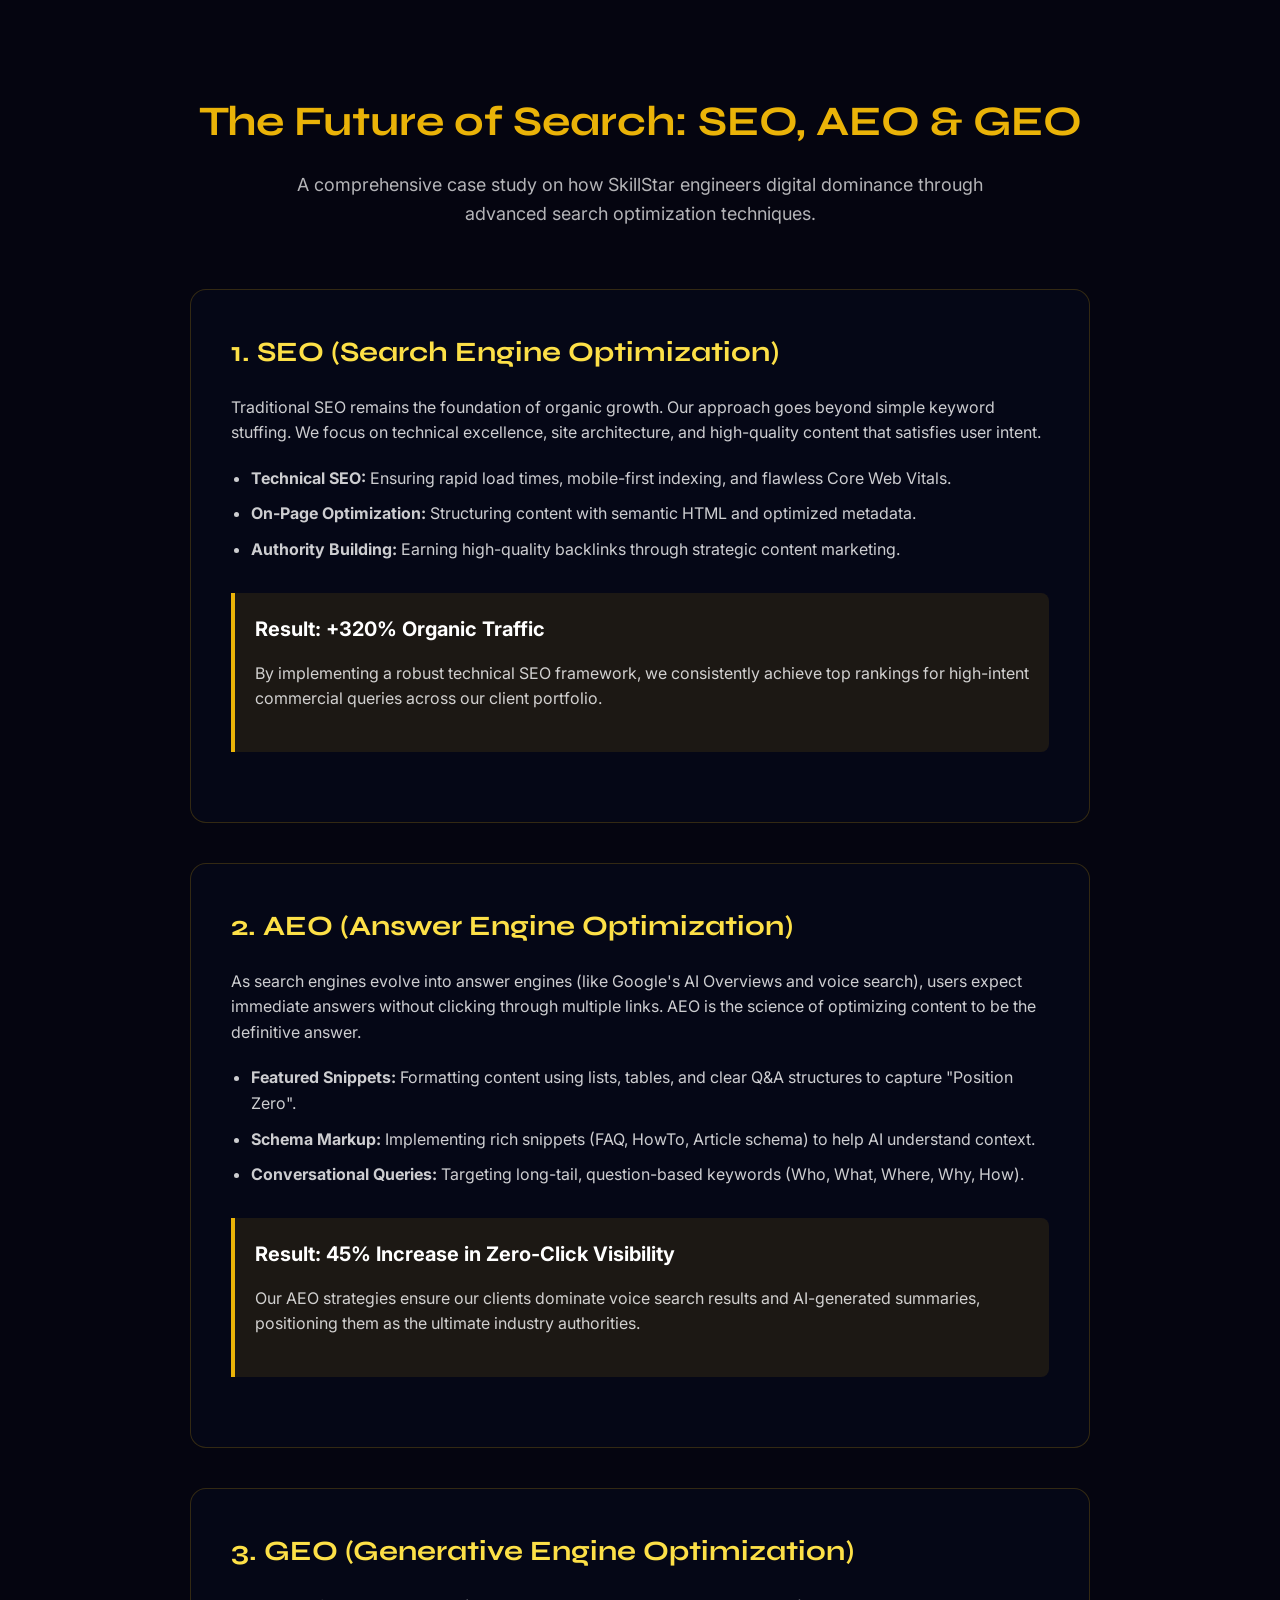
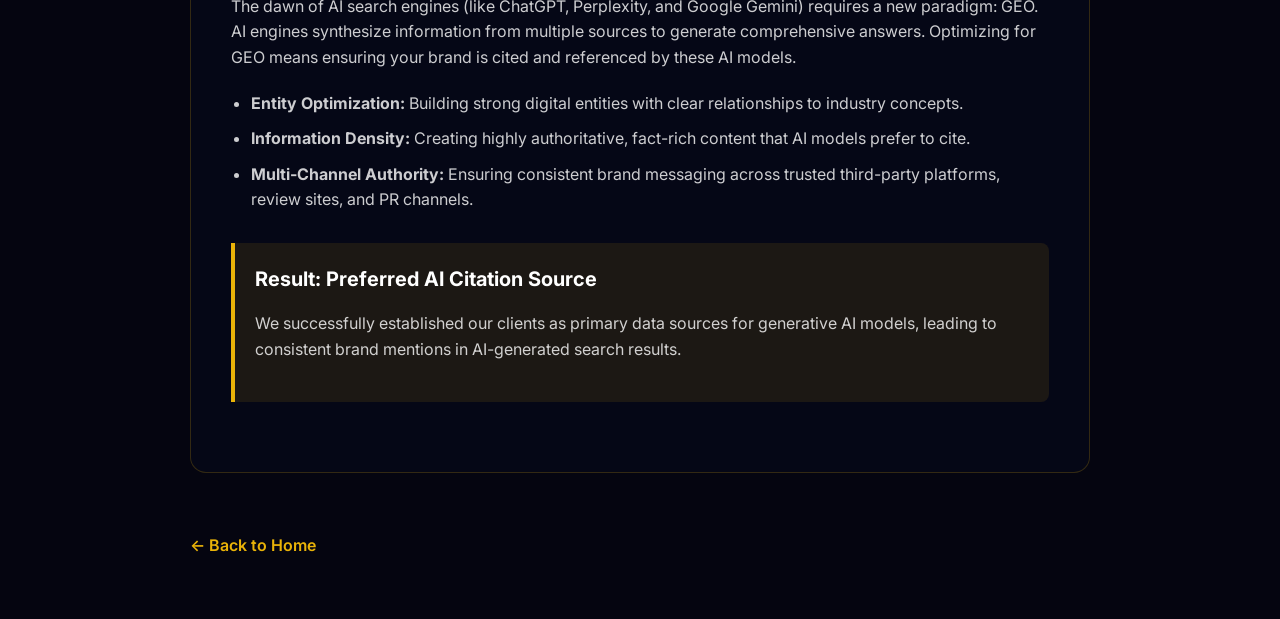
<file: seo-case-study.html>
<!DOCTYPE html>
<html lang="en">
<head>
  <meta charset="UTF-8">
  <meta name="viewport" content="width=device-width, initial-scale=1.0">
  <title>SEO, AEO & GEO Deep Case Study | SkillStar</title>
  <link href="https://fonts.googleapis.com/css2?family=Inter:wght@400;500;600;700;800&family=Syne:wght@600;700;800&display=swap" rel="stylesheet">
  <style>
    body {
      margin: 0; padding: 0; background: #050510; color: #fff; font-family: 'Inter', sans-serif; line-height: 1.6;
    }
    .container {
      max-width: 900px; margin: 0 auto; padding: 60px 20px;
    }
    .header {
      text-align: center; margin-bottom: 60px;
    }
    .header h1 {
      font-family: 'Syne', sans-serif; color: #eab308; font-size: 42px; margin-bottom: 16px;
    }
    .header p {
      font-size: 18px; color: rgba(255,255,255,0.7); max-width: 700px; margin: 0 auto;
    }
    .section {
      background: rgba(30,58,138,0.05);
      border: 1px solid rgba(234,179,8,0.2);
      border-radius: 16px;
      padding: 40px;
      margin-bottom: 40px;
    }
    .section h2 {
      font-family: 'Syne', sans-serif; color: #fde047; font-size: 28px; margin-top: 0; margin-bottom: 20px;
    }
    .section p {
      color: rgba(255,255,255,0.8); font-size: 16px; margin-bottom: 20px;
    }
    .highlight-box {
      background: rgba(234,179,8,0.1);
      border-left: 4px solid #eab308;
      padding: 20px;
      margin: 30px 0;
      border-radius: 0 8px 8px 0;
    }
    .highlight-box h3 {
      color: #fff; margin-top: 0; margin-bottom: 10px; font-size: 20px;
    }
    ul {
      padding-left: 20px; color: rgba(255,255,255,0.8);
    }
    li {
      margin-bottom: 10px;
    }
    .back-btn {
      display: inline-block;
      margin-top: 20px;
      color: #eab308;
      text-decoration: none;
      font-weight: 600;
      transition: color 0.3s;
    }
    .back-btn:hover {
      color: #fef08a;
    }
  </style>
</head>
<body>
  <div class="container">
    <div class="header">
      <h1>The Future of Search: SEO, AEO & GEO</h1>
      <p>A comprehensive case study on how SkillStar engineers digital dominance through advanced search optimization techniques.</p>
    </div>

    <div class="section">
      <h2>1. SEO (Search Engine Optimization)</h2>
      <p>Traditional SEO remains the foundation of organic growth. Our approach goes beyond simple keyword stuffing. We focus on technical excellence, site architecture, and high-quality content that satisfies user intent.</p>
      <ul>
        <li><strong>Technical SEO:</strong> Ensuring rapid load times, mobile-first indexing, and flawless Core Web Vitals.</li>
        <li><strong>On-Page Optimization:</strong> Structuring content with semantic HTML and optimized metadata.</li>
        <li><strong>Authority Building:</strong> Earning high-quality backlinks through strategic content marketing.</li>
      </ul>
      <div class="highlight-box">
        <h3>Result: +320% Organic Traffic</h3>
        <p>By implementing a robust technical SEO framework, we consistently achieve top rankings for high-intent commercial queries across our client portfolio.</p>
      </div>
    </div>

    <div class="section">
      <h2>2. AEO (Answer Engine Optimization)</h2>
      <p>As search engines evolve into answer engines (like Google's AI Overviews and voice search), users expect immediate answers without clicking through multiple links. AEO is the science of optimizing content to be the definitive answer.</p>
      <ul>
        <li><strong>Featured Snippets:</strong> Formatting content using lists, tables, and clear Q&A structures to capture "Position Zero".</li>
        <li><strong>Schema Markup:</strong> Implementing rich snippets (FAQ, HowTo, Article schema) to help AI understand context.</li>
        <li><strong>Conversational Queries:</strong> Targeting long-tail, question-based keywords (Who, What, Where, Why, How).</li>
      </ul>
      <div class="highlight-box">
        <h3>Result: 45% Increase in Zero-Click Visibility</h3>
        <p>Our AEO strategies ensure our clients dominate voice search results and AI-generated summaries, positioning them as the ultimate industry authorities.</p>
      </div>
    </div>

    <div class="section">
      <h2>3. GEO (Generative Engine Optimization)</h2>
      <p>The dawn of AI search engines (like ChatGPT, Perplexity, and Google Gemini) requires a new paradigm: GEO. AI engines synthesize information from multiple sources to generate comprehensive answers. Optimizing for GEO means ensuring your brand is cited and referenced by these AI models.</p>
      <ul>
        <li><strong>Entity Optimization:</strong> Building strong digital entities with clear relationships to industry concepts.</li>
        <li><strong>Information Density:</strong> Creating highly authoritative, fact-rich content that AI models prefer to cite.</li>
        <li><strong>Multi-Channel Authority:</strong> Ensuring consistent brand messaging across trusted third-party platforms, review sites, and PR channels.</li>
      </ul>
      <div class="highlight-box">
        <h3>Result: Preferred AI Citation Source</h3>
        <p>We successfully established our clients as primary data sources for generative AI models, leading to consistent brand mentions in AI-generated search results.</p>
      </div>
    </div>

    <a href="index.html" class="back-btn">&larr; Back to Home</a>
  </div>
</body>
</html>
</file>
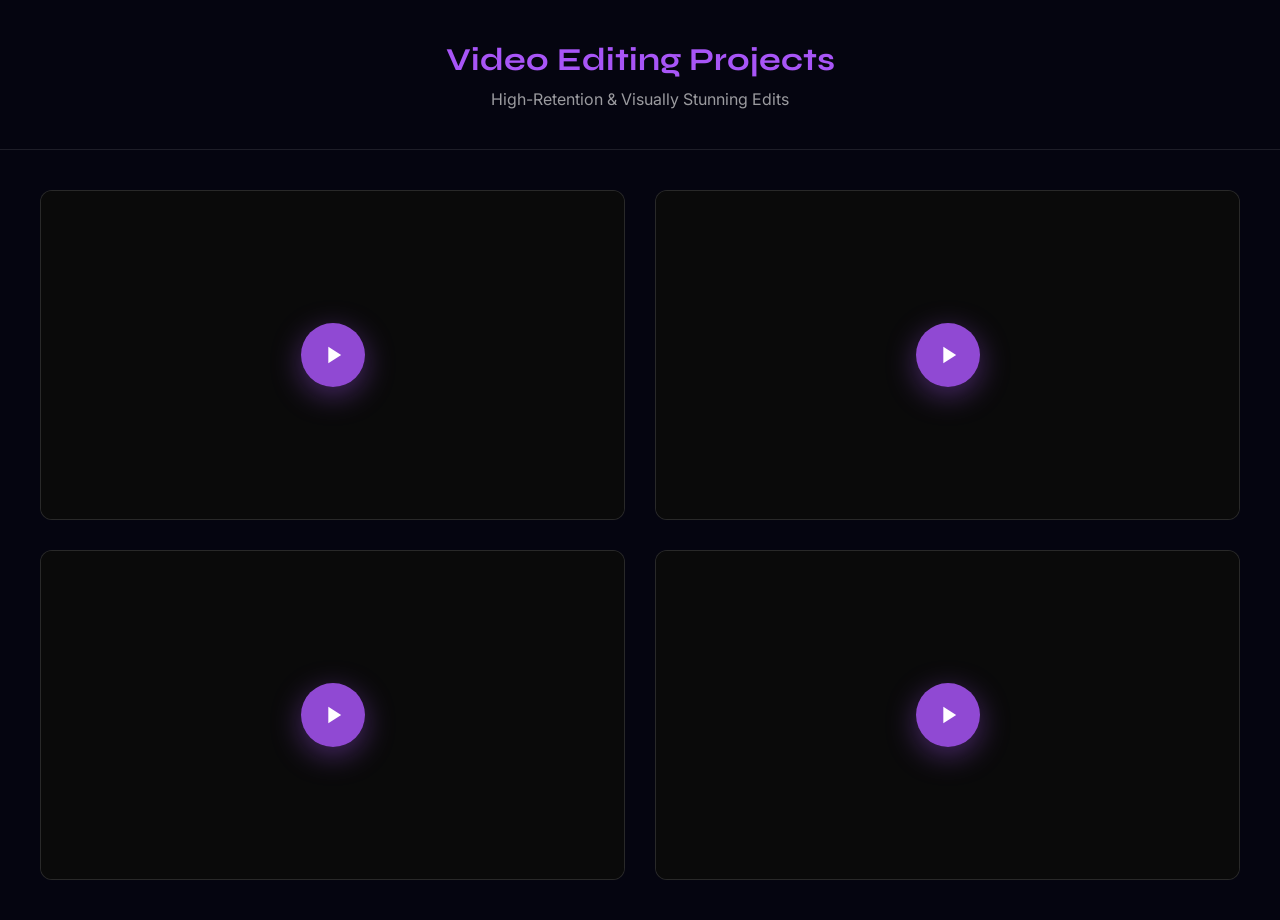
<file: videos.html>
<!DOCTYPE html>
<html lang="en">
<head>
  <meta charset="UTF-8">
  <meta name="viewport" content="width=device-width, initial-scale=1.0">
  <title>Dynamic Video Projects | SkillStar</title>
  <link href="https://fonts.googleapis.com/css2?family=Inter:wght@400;600;800&family=Syne:wght@600;800&display=swap" rel="stylesheet">
  <style>
    body {
      margin: 0; padding: 0; background: #050510; color: #fff; font-family: 'Inter', sans-serif;
    }
    .header { padding: 40px; text-align: center; border-bottom: 1px solid rgba(255,255,255,0.1); }
    .header h1 { font-family: 'Syne', sans-serif; color: #a855f7; margin: 0 0 10px 0; font-size: 32px; }
    .header p { color: rgba(255,255,255,0.6); margin: 0; }
    .video-grid {
      display: grid;
      grid-template-columns: repeat(auto-fill, minmax(400px, 1fr));
      gap: 30px;
      padding: 40px;
      max-width: 1400px;
      margin: 0 auto;
    }
    .video-item {
      background: #111;
      border-radius: 12px;
      overflow: hidden;
      border: 1px solid rgba(255,255,255,0.1);
      aspect-ratio: 16/9;
      position: relative;
      cursor: pointer;
      transition: transform 0.3s ease, box-shadow 0.3s ease;
    }
    .video-item:hover {
      transform: translateY(-4px);
      box-shadow: 0 12px 40px rgba(168, 85, 247, 0.15);
    }
    .video-item video {
      width: 100%;
      height: 100%;
      object-fit: cover;
      background: #0a0a0a;
      pointer-events: none;
    }
    /* Play overlay icon */
    .video-item::after {
      content: '';
      position: absolute;
      top: 50%; left: 50%;
      transform: translate(-50%, -50%);
      width: 64px; height: 64px;
      background: rgba(168, 85, 247, 0.85);
      border-radius: 50%;
      backdrop-filter: blur(6px);
      transition: transform 0.3s ease, background 0.3s ease;
      background-image: url("data:image/svg+xml,%3Csvg xmlns='http://www.w3.org/2000/svg' viewBox='0 0 24 24' fill='white'%3E%3Cpath d='M8 5v14l11-7z'/%3E%3C/svg%3E");
      background-repeat: no-repeat;
      background-position: center;
      background-size: 28px;
      box-shadow: 0 8px 30px rgba(168, 85, 247, 0.4);
    }
    .video-item:hover::after {
      transform: translate(-50%, -50%) scale(1.12);
      background-color: rgba(168, 85, 247, 1);
    }

    /* Video Modal CSS */
    .video-modal-bg {
      position: fixed;
      top: 0; left: 0; width: 100%; height: 100%;
      background: rgba(0, 0, 0, 0.88);
      backdrop-filter: blur(14px);
      z-index: 1000;
      display: flex;
      align-items: center;
      justify-content: center;
      opacity: 0;
      pointer-events: none;
      transition: opacity 0.4s ease;
    }
    .video-modal-bg.open {
      opacity: 1;
      pointer-events: auto;
    }
    .video-modal-content {
      position: relative;
      width: 90%;
      max-width: 960px;
      transform: scale(0.9);
      transition: transform 0.4s cubic-bezier(0.34, 1.56, 0.64, 1);
    }
    .video-modal-bg.open .video-modal-content {
      transform: scale(1);
    }
    .video-modal-player {
      width: 100%;
      aspect-ratio: 16/9;
      border-radius: 14px;
      border: 1px solid rgba(168, 85, 247, 0.25);
      box-shadow: 0 25px 60px -12px rgba(168, 85, 247, 0.2), 0 0 80px rgba(168, 85, 247, 0.08);
      background: #0a0a0a;
      outline: none;
    }
    .video-modal-close {
      position: absolute;
      top: -48px; right: 0;
      background: rgba(255,255,255,0.08);
      border: 1px solid rgba(255,255,255,0.15);
      color: #fff; font-size: 24px; cursor: pointer;
      line-height: 1; opacity: 0.8;
      transition: opacity 0.2s, background 0.2s;
      width: 40px; height: 40px;
      border-radius: 50%;
      display: flex; align-items: center; justify-content: center;
      backdrop-filter: blur(8px);
    }
    .video-modal-close:hover {
      opacity: 1;
      background: rgba(168, 85, 247, 0.3);
    }

    @media (max-width: 500px) {
      .video-grid {
        grid-template-columns: 1fr;
        padding: 20px;
        gap: 20px;
      }
      .video-modal-content {
        width: 95%;
      }
    }
  </style>
</head>
<body>
  <div class="header">
    <h1>Video Editing Projects</h1>
    <p>High-Retention & Visually Stunning Edits</p>
  </div>
  <div class="video-grid">
    <!-- Placeholders for videos. Replace the source with your actual videos. -->
    <div class="video-item">
      <video muted preload="metadata" poster="https://res.cloudinary.com/dyfwiq4xo/video/upload/q_auto/f_auto/v1779771498/senthur_auto_mobil_11.5.26_video_1_yywdv7.jpg">
        <source src="https://res.cloudinary.com/dyfwiq4xo/video/upload/q_auto/f_auto/v1779771498/senthur_auto_mobil_11.5.26_video_1_yywdv7.mp4#t=0.001" type="video/mp4">
      </video>
    </div>
    <div class="video-item">
      <video muted poster="https://via.placeholder.com/800x450/111/a855f7?text=Upload+Video+2">
        <source src="" type="video/mp4">
      </video>
    </div>
    <div class="video-item">
      <video muted poster="https://via.placeholder.com/800x450/111/a855f7?text=Upload+Video+3">
        <source src="" type="video/mp4">
      </video>
    </div>
    <div class="video-item">
      <video muted poster="https://via.placeholder.com/800x450/111/a855f7?text=Upload+Video+4">
        <source src="" type="video/mp4">
      </video>
    </div>
  </div>

  <!-- Video Modal Structure -->
  <div class="video-modal-bg" id="video-modal-bg">
    <div class="video-modal-content">
      <button class="video-modal-close" id="video-modal-close">&times;</button>
      <video class="video-modal-player" id="video-modal-player" controls>
        <source src="" type="video/mp4" id="video-modal-source">
      </video>
    </div>
  </div>

  <script>
    const modalBg = document.getElementById('video-modal-bg');
    const modalPlayer = document.getElementById('video-modal-player');
    const modalSource = document.getElementById('video-modal-source');
    const modalClose = document.getElementById('video-modal-close');

    document.querySelectorAll('.video-item').forEach(item => {
      item.addEventListener('click', () => {
        const videoEl = item.querySelector('video');
        const src = videoEl.querySelector('source').getAttribute('src');
        const poster = videoEl.getAttribute('poster');

        modalSource.setAttribute('src', src);
        modalPlayer.setAttribute('poster', poster || '');
        modalPlayer.load();
        modalBg.classList.add('open');
        document.body.style.overflow = 'hidden';

        // Auto-play after a short delay for the animation
        setTimeout(() => {
          if (modalBg.classList.contains('open')) {
            modalPlayer.play().catch(() => {});
          }
        }, 450);
      });
    });

    function closeVideoModal() {
      modalPlayer.pause();
      modalPlayer.currentTime = 0;
      modalBg.classList.remove('open');
      document.body.style.overflow = '';
      // Clear the source after transition ends to fully stop buffering
      setTimeout(() => {
        if (!modalBg.classList.contains('open')) {
          modalSource.setAttribute('src', '');
          modalPlayer.load();
        }
      }, 450);
    }

    modalClose.addEventListener('click', closeVideoModal);
    modalBg.addEventListener('click', (e) => {
      if (e.target === modalBg) {
        closeVideoModal();
      }
    });

    document.addEventListener('keydown', (e) => {
      if (e.key === 'Escape' && modalBg.classList.contains('open')) {
        closeVideoModal();
      }
    });
  </script>
</body>
</html>
</file>
